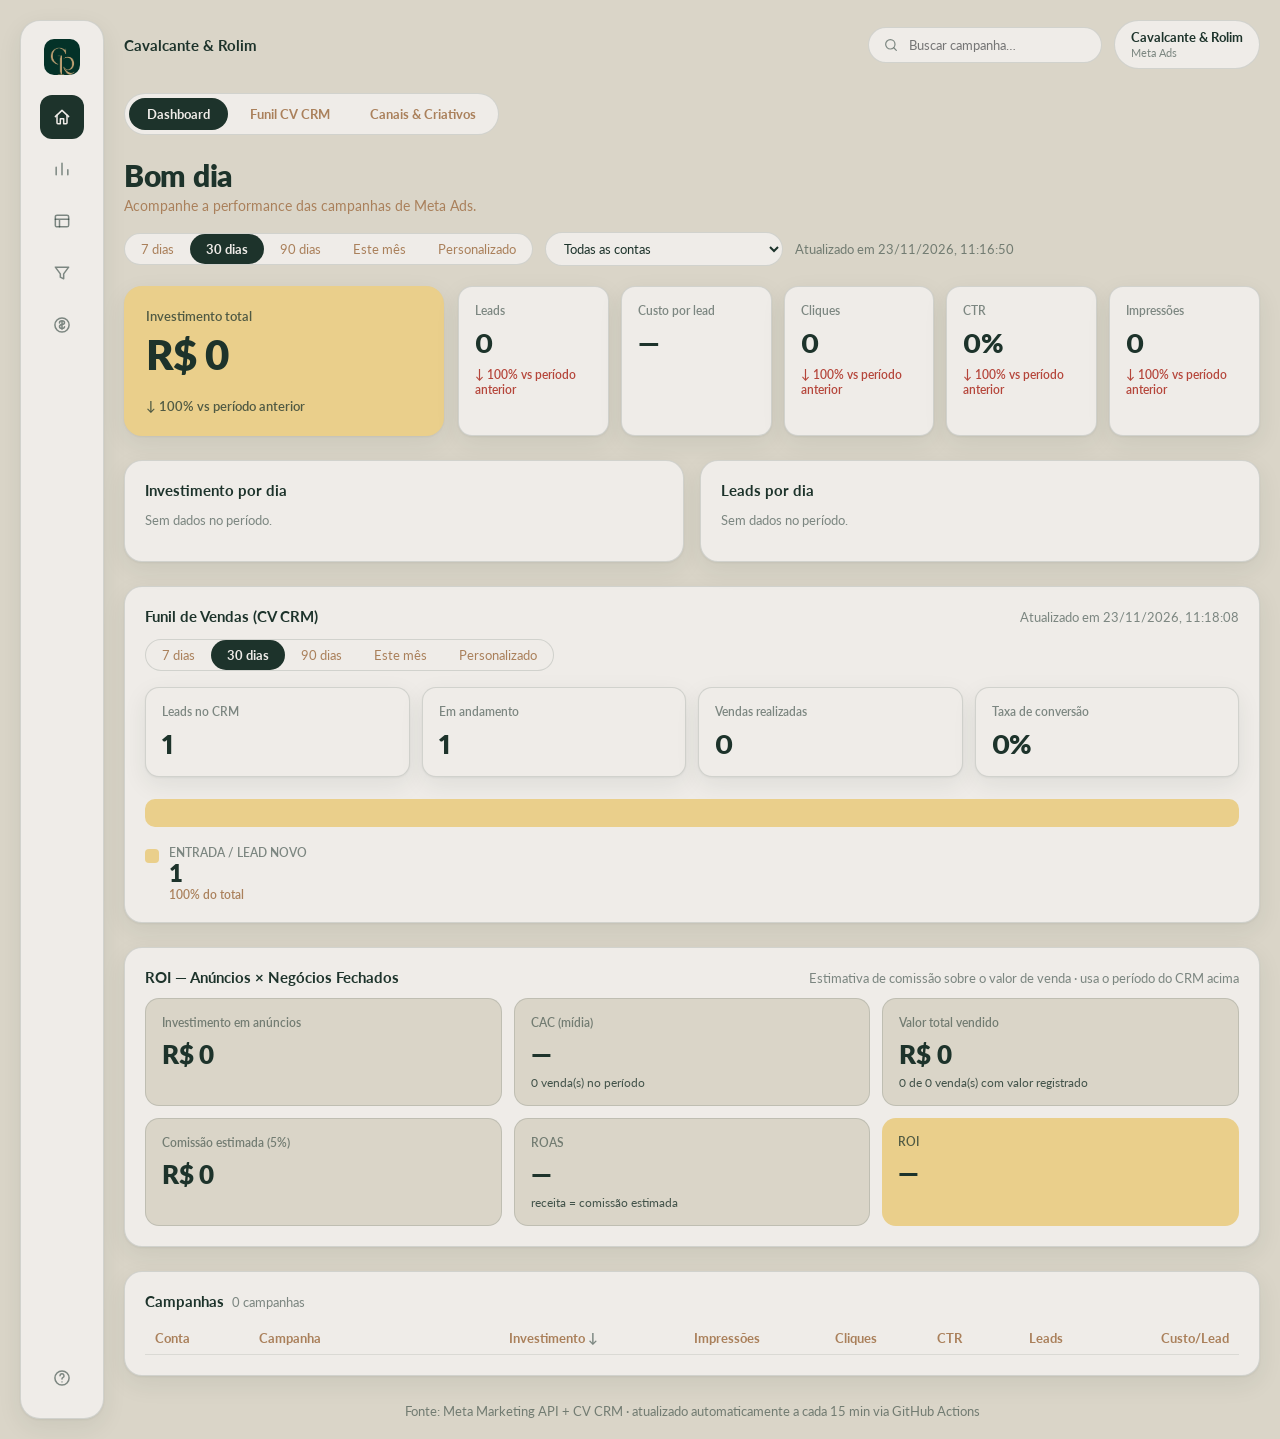
<file: index.html>
<!doctype html>
<html lang="pt-BR">
<head>
<meta charset="utf-8" />
<meta name="viewport" content="width=device-width, initial-scale=1" />
<title>Cavalcante &amp; Rolim — Dashboard de Campanhas</title>
<link rel="preconnect" href="https://fonts.googleapis.com" />
<link rel="preconnect" href="https://fonts.gstatic.com" crossorigin />
<link href="https://fonts.googleapis.com/css2?family=Lato:wght@400;600;700;800&display=swap" rel="stylesheet" />
<link rel="stylesheet" href="style.css" />
</head>
<body>
<div class="viz-root" data-theme="">
<div class="app-shell">

  <aside class="sidebar">
    <img class="sidebar-logo" src="logo.png" alt="Cavalcante &amp; Rolim" />
    <nav class="sidebar-nav" aria-label="Seções">
      <button type="button" data-scroll="#overview" class="active" title="Visão geral">
        <svg viewBox="0 0 24 24" fill="none" stroke="currentColor" stroke-width="1.8"><path d="M4 11.5 12 4l8 7.5" stroke-linecap="round" stroke-linejoin="round"/><path d="M6 10v9a1 1 0 0 0 1 1h3v-6h4v6h3a1 1 0 0 0 1-1v-9" stroke-linecap="round" stroke-linejoin="round"/></svg>
      </button>
      <button type="button" data-scroll="#charts" title="Gráficos">
        <svg viewBox="0 0 24 24" fill="none" stroke="currentColor" stroke-width="1.8"><path d="M5 19V10M12 19V5M19 19v-6" stroke-linecap="round" stroke-linejoin="round"/></svg>
      </button>
      <button type="button" data-scroll="#table" title="Campanhas">
        <svg viewBox="0 0 24 24" fill="none" stroke="currentColor" stroke-width="1.8"><rect x="4" y="5" width="16" height="14" rx="2"/><path d="M4 10h16M9 10v9" stroke-linecap="round"/></svg>
      </button>
      <button type="button" data-scroll="#funnel" title="Funil de vendas">
        <svg viewBox="0 0 24 24" fill="none" stroke="currentColor" stroke-width="1.8"><path d="M4 5h16l-6 8v6l-4-2v-4L4 5Z" stroke-linecap="round" stroke-linejoin="round"/></svg>
      </button>
      <button type="button" data-scroll="#roi" title="ROI">
        <svg viewBox="0 0 24 24" fill="none" stroke="currentColor" stroke-width="1.8"><circle cx="12" cy="12" r="8.5"/><path d="M12 7v10M9 9.5c0-1.4 1.3-2.5 3-2.5s3 1 3 2.3-1.3 1.9-3 2.2-3 .9-3 2.2S10.6 16 12 16s3-.9 3-2" stroke-linecap="round" stroke-linejoin="round"/></svg>
      </button>
    </nav>
    <div class="sidebar-bottom">
      <button type="button" title="Ajuda">
        <svg viewBox="0 0 24 24" fill="none" stroke="currentColor" stroke-width="1.8"><circle cx="12" cy="12" r="8.5"/><path d="M9.6 9.3a2.4 2.4 0 1 1 3.4 2.2c-.8.4-1 .8-1 1.6" stroke-linecap="round"/><circle cx="12" cy="16.6" r=".2" fill="currentColor"/></svg>
      </button>
    </div>
  </aside>

  <div class="main">

    <header class="topbar">
      <div class="topbar-brand">
        <span class="brand-name">Cavalcante &amp; Rolim</span>
      </div>
      <div class="topbar-actions">
        <label class="search-pill">
          <svg viewBox="0 0 24 24" fill="none" stroke="currentColor" stroke-width="1.8"><circle cx="11" cy="11" r="7"/><path d="m20 20-3.5-3.5" stroke-linecap="round"/></svg>
          <span class="visually-hidden">Buscar campanha</span>
          <input type="search" id="campaign-search" placeholder="Buscar campanha…" />
        </label>
        <div class="profile-chip">
          <div class="profile-text">
            <div class="profile-name">Cavalcante &amp; Rolim</div>
            <div class="profile-sub">Meta Ads</div>
          </div>
        </div>
      </div>
    </header>

    <nav class="page-tabs" aria-label="Páginas">
      <a href="index.html" class="page-tab active">Dashboard</a>
      <a href="funil-cv-crm.html" class="page-tab">Funil CV CRM</a>
      <a href="canais-criativos.html" class="page-tab">Canais &amp; Criativos</a>
    </nav>

    <section class="greeting" id="overview">
      <h1 id="greeting-text">Bom dia</h1>
      <p class="subtitle">Acompanhe a performance das campanhas de Meta Ads.</p>
    </section>

    <div class="filters" role="group" aria-label="Filtros">
      <div class="filter-group" id="range-filter" role="group" aria-label="Período">
        <button type="button" data-range="7">7 dias</button>
        <button type="button" data-range="30" class="active">30 dias</button>
        <button type="button" data-range="90">90 dias</button>
        <button type="button" data-range="month">Este mês</button>
        <button type="button" data-range="custom">Personalizado</button>
      </div>
      <div class="custom-range" id="custom-range" hidden>
        <label>De <input type="date" id="date-from" /></label>
        <label>Até <input type="date" id="date-to" /></label>
        <button type="button" id="apply-custom-range">Aplicar</button>
      </div>
      <label class="filter-select">
        <span class="visually-hidden">Conta</span>
        <select id="account-filter">
          <option value="all">Todas as contas</option>
        </select>
      </label>
      <span class="muted" id="updated-at">Carregando…</span>
    </div>

    <section class="kpi-grid" aria-label="Indicadores principais">
      <div class="kpi-hero" id="kpi-hero">
        <!-- hero tile injected here -->
      </div>
      <div class="kpi-secondary" id="kpi-secondary">
        <!-- secondary tiles injected here -->
      </div>
    </section>

    <section class="charts-row" id="charts">
      <div class="chart-card">
        <div class="chart-head">
          <h2>Investimento por dia</h2>
        </div>
        <div class="chart-wrap" id="chart-spend"></div>
      </div>
      <div class="chart-card">
        <div class="chart-head">
          <h2>Leads por dia</h2>
        </div>
        <div class="chart-wrap" id="chart-leads"></div>
      </div>
    </section>

    <section class="funnel-card" id="funnel">
      <div class="chart-head">
        <h2>Funil de Vendas (CV CRM)</h2>
        <span class="muted" id="funnel-updated"></span>
      </div>
      <div class="filters filters-compact" role="group" aria-label="Período do CRM">
        <div class="filter-group" id="crm-range-filter" role="group" aria-label="Período do CRM">
          <button type="button" data-range="7">7 dias</button>
          <button type="button" data-range="30" class="active">30 dias</button>
          <button type="button" data-range="90">90 dias</button>
          <button type="button" data-range="month">Este mês</button>
          <button type="button" data-range="custom">Personalizado</button>
        </div>
        <div class="custom-range" id="crm-custom-range" hidden>
          <label>De <input type="date" id="crm-date-from" /></label>
          <label>Até <input type="date" id="crm-date-to" /></label>
          <button type="button" id="crm-apply-custom-range">Aplicar</button>
        </div>
      </div>
      <div class="kpi-secondary" id="funnel-kpis"></div>
      <div class="funnel-distribution">
        <div class="funnel-seg-bar" id="funnel-seg-bar"></div>
        <div class="funnel-legend" id="funnel-legend"></div>
      </div>
    </section>

    <section class="roi-card" id="roi">
      <div class="chart-head">
        <h2>ROI — Anúncios × Negócios Fechados</h2>
        <span class="muted">Estimativa de comissão sobre o valor de venda · usa o período do CRM acima</span>
      </div>
      <p class="muted" id="roi-caveat" style="margin: 0 0 12px;"></p>
      <div class="roi-grid" id="roi-grid"></div>
    </section>

    <section class="table-card" id="table">
      <div class="table-head">
        <div class="table-head-title">
          <h2>Campanhas</h2>
          <span class="muted" id="table-count"></span>
        </div>
      </div>
      <div class="table-scroll">
        <table id="campaign-table">
          <thead>
            <tr>
              <th data-sort="account">Conta</th>
              <th data-sort="campaign">Campanha</th>
              <th data-sort="spend" class="num sorted-desc">Investimento</th>
              <th data-sort="impressions" class="num">Impressões</th>
              <th data-sort="clicks" class="num">Cliques</th>
              <th data-sort="ctr" class="num">CTR</th>
              <th data-sort="leads" class="num">Leads</th>
              <th data-sort="cost_per_lead" class="num">Custo/Lead</th>
            </tr>
          </thead>
          <tbody id="campaign-tbody"></tbody>
        </table>
      </div>
    </section>

    <footer class="page-footer">
      <span class="muted">Fonte: Meta Marketing API + CV CRM · atualizado automaticamente a cada 15 min via GitHub Actions</span>
    </footer>

  </div>
</div>
</div>
<script src="common.js"></script>
<script src="app.js"></script>
</body>
</html>
</file>
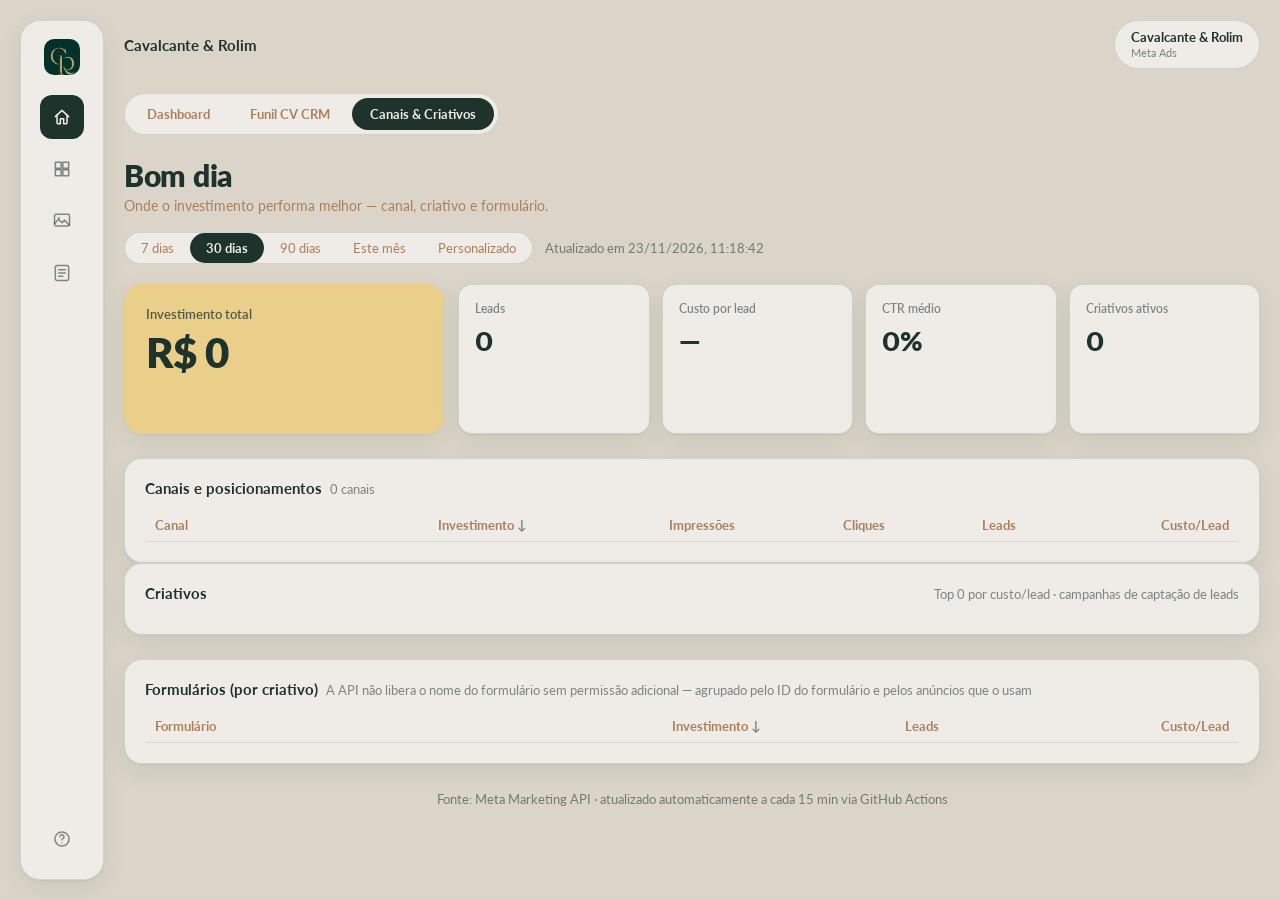
<file: canais-criativos.html>
<!doctype html>
<html lang="pt-BR">
<head>
<meta charset="utf-8" />
<meta name="viewport" content="width=device-width, initial-scale=1" />
<title>Cavalcante &amp; Rolim — Canais &amp; Criativos</title>
<link rel="preconnect" href="https://fonts.googleapis.com" />
<link rel="preconnect" href="https://fonts.gstatic.com" crossorigin />
<link href="https://fonts.googleapis.com/css2?family=Lato:wght@400;600;700;800&display=swap" rel="stylesheet" />
<link rel="stylesheet" href="style.css" />
</head>
<body>
<div class="viz-root" data-theme="">
<div class="app-shell">

  <aside class="sidebar">
    <img class="sidebar-logo" src="logo.png" alt="Cavalcante &amp; Rolim" />
    <nav class="sidebar-nav" aria-label="Seções">
      <button type="button" data-scroll="#overview" class="active" title="Visão geral">
        <svg viewBox="0 0 24 24" fill="none" stroke="currentColor" stroke-width="1.8"><path d="M4 11.5 12 4l8 7.5" stroke-linecap="round" stroke-linejoin="round"/><path d="M6 10v9a1 1 0 0 0 1 1h3v-6h4v6h3a1 1 0 0 0 1-1v-9" stroke-linecap="round" stroke-linejoin="round"/></svg>
      </button>
      <button type="button" data-scroll="#channels" title="Canais">
        <svg viewBox="0 0 24 24" fill="none" stroke="currentColor" stroke-width="1.8"><path d="M4 4h7v7H4zM13 4h7v7h-7zM4 13h7v7H4zM13 13h7v7h-7z" stroke-linejoin="round"/></svg>
      </button>
      <button type="button" data-scroll="#creatives" title="Criativos">
        <svg viewBox="0 0 24 24" fill="none" stroke="currentColor" stroke-width="1.8"><rect x="3" y="4" width="18" height="14" rx="2"/><path d="m3 15 5-5 4 4 3-3 6 6" stroke-linecap="round" stroke-linejoin="round"/><circle cx="8" cy="8.5" r="1.2" fill="currentColor" stroke="none"/></svg>
      </button>
      <button type="button" data-scroll="#forms" title="Formulários">
        <svg viewBox="0 0 24 24" fill="none" stroke="currentColor" stroke-width="1.8"><rect x="4" y="3" width="16" height="18" rx="2"/><path d="M8 8h8M8 12h8M8 16h5" stroke-linecap="round"/></svg>
      </button>
    </nav>
    <div class="sidebar-bottom">
      <button type="button" title="Ajuda">
        <svg viewBox="0 0 24 24" fill="none" stroke="currentColor" stroke-width="1.8"><circle cx="12" cy="12" r="8.5"/><path d="M9.6 9.3a2.4 2.4 0 1 1 3.4 2.2c-.8.4-1 .8-1 1.6" stroke-linecap="round"/><circle cx="12" cy="16.6" r=".2" fill="currentColor"/></svg>
      </button>
    </div>
  </aside>

  <div class="main">

    <header class="topbar">
      <div class="topbar-brand">
        <span class="brand-name">Cavalcante &amp; Rolim</span>
      </div>
      <div class="topbar-actions">
        <div class="profile-chip">
          <div class="profile-text">
            <div class="profile-name">Cavalcante &amp; Rolim</div>
            <div class="profile-sub">Meta Ads</div>
          </div>
        </div>
      </div>
    </header>

    <nav class="page-tabs" aria-label="Páginas">
      <a href="index.html" class="page-tab">Dashboard</a>
      <a href="funil-cv-crm.html" class="page-tab">Funil CV CRM</a>
      <a href="canais-criativos.html" class="page-tab active">Canais &amp; Criativos</a>
    </nav>

    <section class="greeting" id="overview">
      <h1 id="greeting-text">Bom dia</h1>
      <p class="subtitle">Onde o investimento performa melhor — canal, criativo e formulário.</p>
    </section>

    <div class="filters" role="group" aria-label="Filtros">
      <div class="filter-group" id="range-filter" role="group" aria-label="Período">
        <button type="button" data-range="7">7 dias</button>
        <button type="button" data-range="30" class="active">30 dias</button>
        <button type="button" data-range="90">90 dias</button>
        <button type="button" data-range="month">Este mês</button>
        <button type="button" data-range="custom">Personalizado</button>
      </div>
      <div class="custom-range" id="custom-range" hidden>
        <label>De <input type="date" id="date-from" /></label>
        <label>Até <input type="date" id="date-to" /></label>
        <button type="button" id="apply-custom-range">Aplicar</button>
      </div>
      <span class="muted" id="updated-at">Carregando…</span>
    </div>

    <section class="kpi-grid" aria-label="Indicadores principais">
      <div class="kpi-hero" id="kpi-hero"></div>
      <div class="kpi-secondary" id="kpi-secondary"></div>
    </section>

    <section class="table-card" id="channels">
      <div class="table-head">
        <div class="table-head-title">
          <h2>Canais e posicionamentos</h2>
          <span class="muted" id="channel-count"></span>
        </div>
      </div>
      <div class="table-scroll">
        <table id="channel-table">
          <thead>
            <tr>
              <th data-sort="label">Canal</th>
              <th data-sort="spend" class="num sorted-desc">Investimento</th>
              <th data-sort="impressions" class="num">Impressões</th>
              <th data-sort="clicks" class="num">Cliques</th>
              <th data-sort="leads" class="num">Leads</th>
              <th data-sort="cost_per_lead" class="num">Custo/Lead</th>
            </tr>
          </thead>
          <tbody id="channel-tbody"></tbody>
        </table>
      </div>
    </section>

    <section class="funnel-card" id="creatives">
      <div class="chart-head">
        <h2>Criativos</h2>
        <span class="muted" id="creative-count"></span>
      </div>
      <div class="creative-grid" id="creative-grid"></div>
    </section>

    <section class="table-card" id="forms">
      <div class="table-head">
        <div class="table-head-title">
          <h2>Formulários (por criativo)</h2>
          <span class="muted">A API não libera o nome do formulário sem permissão adicional — agrupado pelo ID do formulário e pelos anúncios que o usam</span>
        </div>
      </div>
      <div class="table-scroll">
        <table id="form-table">
          <thead>
            <tr>
              <th>Formulário</th>
              <th data-sort="spend" class="num sorted-desc">Investimento</th>
              <th data-sort="leads" class="num">Leads</th>
              <th data-sort="cost_per_lead" class="num">Custo/Lead</th>
            </tr>
          </thead>
          <tbody id="form-tbody"></tbody>
        </table>
      </div>
    </section>

    <footer class="page-footer">
      <span class="muted">Fonte: Meta Marketing API · atualizado automaticamente a cada 15 min via GitHub Actions</span>
    </footer>

  </div>
</div>
</div>
<script src="common.js"></script>
<script src="canais.js"></script>
</body>
</html>
</file>
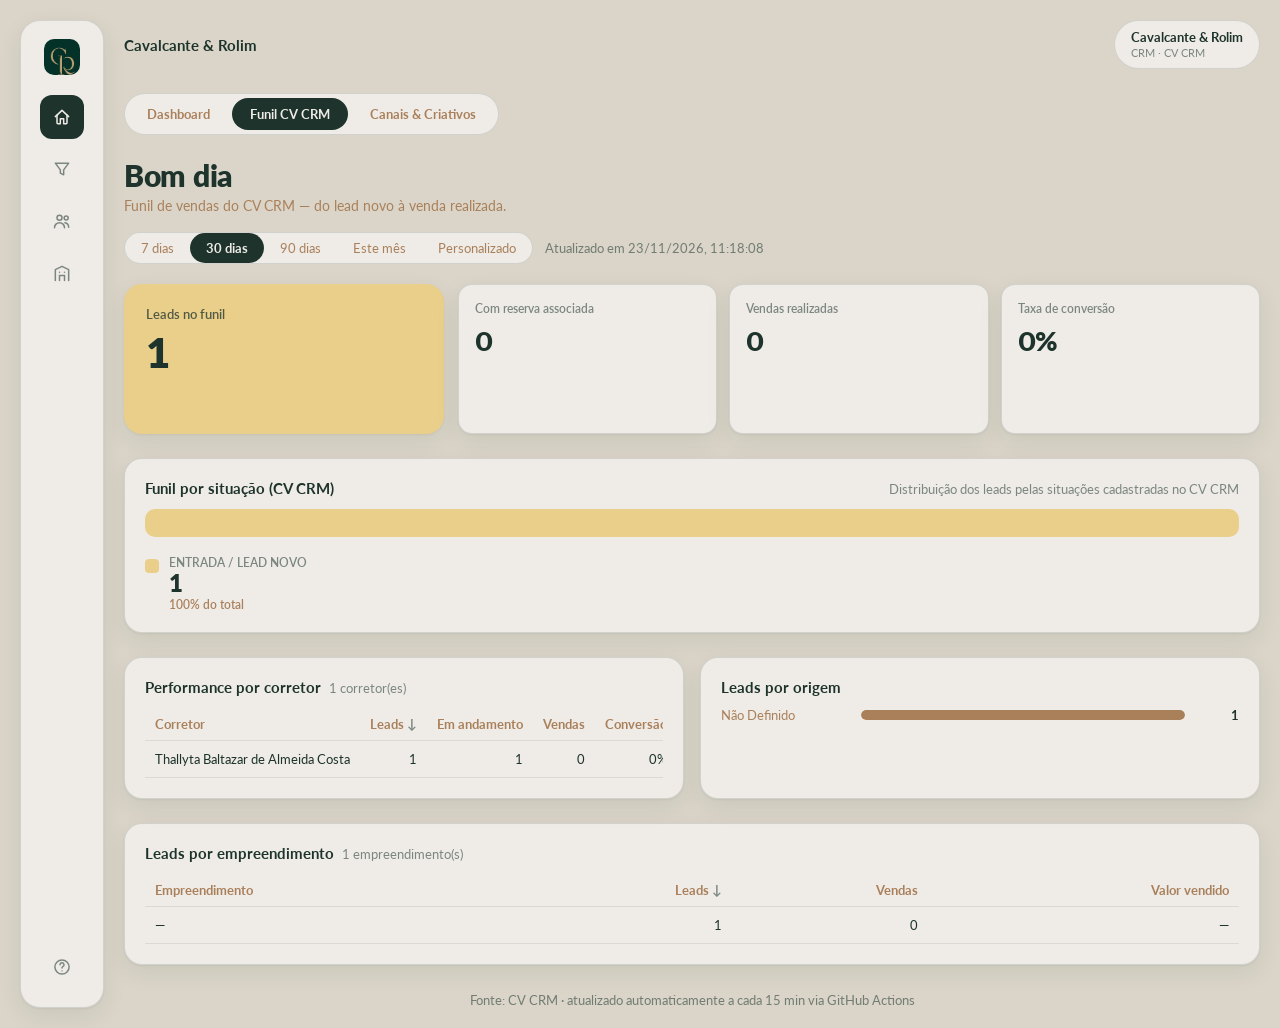
<file: funil-cv-crm.html>
<!doctype html>
<html lang="pt-BR">
<head>
<meta charset="utf-8" />
<meta name="viewport" content="width=device-width, initial-scale=1" />
<title>Cavalcante &amp; Rolim — Funil CV CRM</title>
<link rel="preconnect" href="https://fonts.googleapis.com" />
<link rel="preconnect" href="https://fonts.gstatic.com" crossorigin />
<link href="https://fonts.googleapis.com/css2?family=Lato:wght@400;600;700;800&display=swap" rel="stylesheet" />
<link rel="stylesheet" href="style.css" />
</head>
<body>
<div class="viz-root" data-theme="">
<div class="app-shell">

  <aside class="sidebar">
    <img class="sidebar-logo" src="logo.png" alt="Cavalcante &amp; Rolim" />
    <nav class="sidebar-nav" aria-label="Seções">
      <button type="button" data-scroll="#overview" class="active" title="Visão geral">
        <svg viewBox="0 0 24 24" fill="none" stroke="currentColor" stroke-width="1.8"><path d="M4 11.5 12 4l8 7.5" stroke-linecap="round" stroke-linejoin="round"/><path d="M6 10v9a1 1 0 0 0 1 1h3v-6h4v6h3a1 1 0 0 0 1-1v-9" stroke-linecap="round" stroke-linejoin="round"/></svg>
      </button>
      <button type="button" data-scroll="#funnel-stage" title="Funil">
        <svg viewBox="0 0 24 24" fill="none" stroke="currentColor" stroke-width="1.8"><path d="M4 5h16l-6 8v6l-4-2v-4L4 5Z" stroke-linecap="round" stroke-linejoin="round"/></svg>
      </button>
      <button type="button" data-scroll="#team" title="Equipe">
        <svg viewBox="0 0 24 24" fill="none" stroke="currentColor" stroke-width="1.8"><circle cx="9" cy="8" r="3"/><path d="M3 20c0-3.3 2.7-6 6-6s6 2.7 6 6" stroke-linecap="round"/><circle cx="17" cy="8.5" r="2.4"/><path d="M15.5 14.2c2.5.4 4.5 2.6 4.5 5.3" stroke-linecap="round"/></svg>
      </button>
      <button type="button" data-scroll="#products" title="Empreendimentos">
        <svg viewBox="0 0 24 24" fill="none" stroke="currentColor" stroke-width="1.8"><path d="M4 21V8l8-4 8 4v13" stroke-linecap="round" stroke-linejoin="round"/><path d="M9 21v-6h6v6M9 11h.01M15 11h.01M9 15h.01M15 15h.01" stroke-linecap="round"/></svg>
      </button>
    </nav>
    <div class="sidebar-bottom">
      <button type="button" title="Ajuda">
        <svg viewBox="0 0 24 24" fill="none" stroke="currentColor" stroke-width="1.8"><circle cx="12" cy="12" r="8.5"/><path d="M9.6 9.3a2.4 2.4 0 1 1 3.4 2.2c-.8.4-1 .8-1 1.6" stroke-linecap="round"/><circle cx="12" cy="16.6" r=".2" fill="currentColor"/></svg>
      </button>
    </div>
  </aside>

  <div class="main">

    <header class="topbar">
      <div class="topbar-brand">
        <span class="brand-name">Cavalcante &amp; Rolim</span>
      </div>
      <div class="topbar-actions">
        <div class="profile-chip">
          <div class="profile-text">
            <div class="profile-name">Cavalcante &amp; Rolim</div>
            <div class="profile-sub">CRM · CV CRM</div>
          </div>
        </div>
      </div>
    </header>

    <nav class="page-tabs" aria-label="Páginas">
      <a href="index.html" class="page-tab">Dashboard</a>
      <a href="funil-cv-crm.html" class="page-tab active">Funil CV CRM</a>
      <a href="canais-criativos.html" class="page-tab">Canais &amp; Criativos</a>
    </nav>

    <section class="greeting" id="overview">
      <h1 id="greeting-text">Bom dia</h1>
      <p class="subtitle">Funil de vendas do CV CRM — do lead novo à venda realizada.</p>
    </section>

    <div class="filters" role="group" aria-label="Filtros">
      <div class="filter-group" id="range-filter" role="group" aria-label="Período">
        <button type="button" data-range="7">7 dias</button>
        <button type="button" data-range="30" class="active">30 dias</button>
        <button type="button" data-range="90">90 dias</button>
        <button type="button" data-range="month">Este mês</button>
        <button type="button" data-range="custom">Personalizado</button>
      </div>
      <div class="custom-range" id="custom-range" hidden>
        <label>De <input type="date" id="date-from" /></label>
        <label>Até <input type="date" id="date-to" /></label>
        <button type="button" id="apply-custom-range">Aplicar</button>
      </div>
      <span class="muted" id="updated-at">Carregando…</span>
    </div>

    <section class="kpi-grid" aria-label="Indicadores principais">
      <div class="kpi-hero" id="kpi-hero"></div>
      <div class="kpi-secondary" id="kpi-secondary"></div>
    </section>

    <section class="funnel-card" id="funnel-stage">
      <div class="chart-head">
        <h2>Funil por situação (CV CRM)</h2>
        <span class="muted">Distribuição dos leads pelas situações cadastradas no CV CRM</span>
      </div>
      <div class="funnel-distribution">
        <div class="funnel-seg-bar" id="stage-seg-bar"></div>
        <div class="funnel-legend" id="stage-legend"></div>
      </div>
    </section>

    <div class="charts-row" id="team">
      <section class="table-card">
        <div class="table-head">
          <div class="table-head-title">
            <h2>Performance por corretor</h2>
            <span class="muted" id="seller-count"></span>
          </div>
        </div>
        <div class="table-scroll">
          <table id="seller-table">
            <thead>
              <tr>
                <th data-sort="seller">Corretor</th>
                <th data-sort="total" class="num sorted-desc">Leads</th>
                <th data-sort="open" class="num">Em andamento</th>
                <th data-sort="won" class="num">Vendas</th>
                <th data-sort="conversion" class="num">Conversão</th>
              </tr>
            </thead>
            <tbody id="seller-tbody"></tbody>
          </table>
        </div>
      </section>

      <section class="chart-card">
        <div class="chart-head">
          <h2>Leads por origem</h2>
        </div>
        <div id="source-bars" class="rank-list"></div>
      </section>
    </div>

    <section class="table-card" id="products">
      <div class="table-head">
        <div class="table-head-title">
          <h2>Leads por empreendimento</h2>
          <span class="muted" id="product-count"></span>
        </div>
      </div>
      <div class="table-scroll">
        <table id="product-table">
          <thead>
            <tr>
              <th data-sort="product">Empreendimento</th>
              <th data-sort="total" class="num sorted-desc">Leads</th>
              <th data-sort="won" class="num">Vendas</th>
              <th data-sort="sold" class="num">Valor vendido</th>
            </tr>
          </thead>
          <tbody id="product-tbody"></tbody>
        </table>
      </div>
    </section>

    <footer class="page-footer">
      <span class="muted">Fonte: CV CRM · atualizado automaticamente a cada 15 min via GitHub Actions</span>
    </footer>

  </div>
</div>
</div>
<script src="common.js"></script>
<script src="funil.js"></script>
</body>
</html>
</file>
<file: style.css>
:root {
  color-scheme: light;
}

.viz-root {
  /* Cavalcante & Rolim institutional palette: #1D332B (verde escuro),
     #EFECE8 (creme), #DAD5C8 (bege), #AA805B (marrom), #EACF8B (dourado).
     Tints/shades below are derived from these five for gradients, chart
     series and status colors that the base palette doesn't cover directly. */
  --surface-1:       #EFECE8; /* creme — superfície dos cards */
  --page-plane:       #DAD5C8; /* bege — fundo da página */
  --text-primary:     #1D332B; /* verde escuro — texto principal */
  --text-secondary:   #AA805B; /* marrom — texto secundário */
  --text-muted:       rgba(29,51,43,0.55);
  --gridline:         rgba(29,51,43,0.10);
  --baseline:         rgba(29,51,43,0.22);
  --border:           rgba(29,51,43,0.14);
  --accent:           #EACF8B; /* dourado */
  --accent-ink:       #1D332B; /* verde escuro sobre o dourado */
  --series-spend:     #AA805B; /* marrom */
  --series-leads:     #1D332B; /* verde escuro */
  --status-good:      #3F7A55;
  --status-critical:  #B5453A;
  --funnel-1: #EACF8B;
  --funnel-2: #CAA773;
  --funnel-3: #AA805B;
  --funnel-4: #63593F;
  --shadow: 0 1px 2px rgba(29,51,43,0.06), 0 8px 24px rgba(29,51,43,0.08);
}

@media (prefers-color-scheme: dark) {
  :root:where(:not([data-theme="light"])) .viz-root {
    color-scheme: dark;
    --surface-1:       #1D332B; /* verde escuro — superfície dos cards */
    --page-plane:       #152420; /* verde ainda mais escuro — fundo da página */
    --text-primary:     #EFECE8; /* creme — texto principal */
    --text-secondary:   #DAD5C8; /* bege — texto secundário */
    --text-muted:       rgba(239,236,232,0.6);
    --gridline:         rgba(239,236,232,0.12);
    --baseline:         rgba(239,236,232,0.28);
    --border:           rgba(239,236,232,0.14);
    --accent:           #EACF8B;
    --accent-ink:       #1D332B;
    --series-spend:     #EACF8B;
    --series-leads:     #EFECE8;
    --status-good:      #5FAE7D;
    --status-critical:  #D97267;
    --funnel-1: #5E4632;
    --funnel-2: #806044;
    --funnel-3: #AA805B;
    --funnel-4: #EACF8B;
    --shadow: 0 1px 2px rgba(0,0,0,0.3), 0 8px 24px rgba(0,0,0,0.35);
  }
}
:root[data-theme="dark"] .viz-root {
  color-scheme: dark;
  --surface-1:       #1D332B;
  --page-plane:       #152420;
  --text-primary:     #EFECE8;
  --text-secondary:   #DAD5C8;
  --text-muted:       rgba(239,236,232,0.6);
  --gridline:         rgba(239,236,232,0.12);
  --baseline:         rgba(239,236,232,0.28);
  --border:           rgba(239,236,232,0.14);
  --accent:           #EACF8B;
  --accent-ink:       #1D332B;
  --series-spend:     #EACF8B;
  --series-leads:     #EFECE8;
  --status-good:      #5FAE7D;
  --status-critical:  #D97267;
  --funnel-1: #5E4632;
  --funnel-2: #806044;
  --funnel-3: #AA805B;
  --funnel-4: #EACF8B;
  --shadow: 0 1px 2px rgba(0,0,0,0.3), 0 8px 24px rgba(0,0,0,0.35);
}

* { box-sizing: border-box; }

/* An author rule that sets `display` on an element always beats the UA's
   `[hidden] { display: none }`, regardless of specificity — so anything
   toggled via the `hidden` property (e.g. .custom-range) needs this to
   actually disappear. */
[hidden] { display: none !important; }

body {
  margin: 0;
  font-family: "Lato", system-ui, -apple-system, "Segoe UI", sans-serif;
}

/* --page-plane etc. are scoped to .viz-root, so the background must be
   painted there too — body sits outside that scope and can't read them. */
.viz-root {
  background: var(--page-plane);
  color: var(--text-primary);
  min-height: 100vh;
}

.visually-hidden {
  position: absolute;
  width: 1px; height: 1px;
  overflow: hidden;
  clip: rect(0 0 0 0);
}

.muted { color: var(--text-muted); font-size: 13px; }

/* Shell */
.app-shell {
  display: grid;
  grid-template-columns: 84px 1fr;
  max-width: 1320px;
  margin: 0 auto;
  min-height: 100vh;
  gap: 20px;
  padding: 20px;
}
@media (max-width: 720px) {
  .app-shell { grid-template-columns: 1fr; padding: 12px; }
  .app-shell .sidebar { display: none; }
}

/* Sidebar */
.sidebar {
  background: var(--surface-1);
  border: 1px solid var(--border);
  border-radius: 20px;
  box-shadow: var(--shadow);
  display: flex;
  flex-direction: column;
  align-items: center;
  padding: 18px 0;
  gap: 20px;
}
.sidebar-logo {
  width: 36px; height: 36px;
  border-radius: 10px;
  display: block;
  object-fit: cover;
}
.sidebar-nav {
  display: flex;
  flex-direction: column;
  gap: 8px;
  flex: 1;
}
.sidebar-nav button, .sidebar-bottom button {
  width: 44px; height: 44px;
  border-radius: 12px;
  border: none;
  background: transparent;
  color: var(--text-muted);
  display: flex; align-items: center; justify-content: center;
  cursor: pointer;
}
.sidebar-nav button svg, .sidebar-bottom button svg {
  width: 20px; height: 20px;
}
.sidebar-nav button:hover, .sidebar-bottom button:hover {
  background: var(--page-plane);
  color: var(--text-primary);
}
.sidebar-nav button.active {
  background: var(--text-primary);
  color: var(--surface-1);
}

/* Main column */
.main { min-width: 0; }

/* Topbar */
.topbar {
  display: flex;
  justify-content: space-between;
  align-items: center;
  gap: 16px;
  flex-wrap: wrap;
  margin-bottom: 24px;
}
.topbar-brand {
  display: flex;
  align-items: center;
  gap: 10px;
}
.brand-name { font-weight: 700; font-size: 15px; }

.topbar-actions {
  display: flex;
  align-items: center;
  gap: 12px;
  flex-wrap: wrap;
  justify-content: flex-end;
}
@media (max-width: 480px) {
  .search-pill input { width: 120px; }
  .profile-text { display: none; }
}
.search-pill {
  display: flex;
  align-items: center;
  gap: 8px;
  background: var(--surface-1);
  border: 1px solid var(--border);
  border-radius: 999px;
  padding: 8px 14px;
  color: var(--text-muted);
}
.search-pill svg { width: 16px; height: 16px; flex-shrink: 0; }
.search-pill input {
  border: none;
  outline: none;
  background: transparent;
  font: inherit;
  font-size: 13px;
  color: var(--text-primary);
  width: 180px;
}
.profile-chip {
  display: flex;
  align-items: center;
  gap: 10px;
  background: var(--surface-1);
  border: 1px solid var(--border);
  border-radius: 999px;
  padding: 8px 16px;
}
.profile-name { font-size: 13px; font-weight: 700; line-height: 1.3; }
.profile-sub { font-size: 11px; color: var(--text-muted); line-height: 1.3; }

/* Page tabs (Dashboard | Funil | Canais) */
.page-tabs {
  display: inline-flex;
  gap: 4px;
  background: var(--surface-1);
  border: 1px solid var(--border);
  border-radius: 999px;
  padding: 4px;
  margin-bottom: 22px;
}
.page-tab {
  padding: 8px 18px;
  border-radius: 999px;
  font-size: 13px;
  font-weight: 700;
  color: var(--text-secondary);
  text-decoration: none;
}
.page-tab:hover { color: var(--text-primary); }
.page-tab.active {
  background: var(--text-primary);
  color: var(--surface-1);
}

/* Greeting */
.greeting { margin-bottom: 18px; }
.greeting h1 { font-size: 30px; font-weight: 800; margin: 0 0 4px; letter-spacing: -0.01em; }
.greeting .subtitle { margin: 0; color: var(--text-secondary); font-size: 14px; }

/* Filters */
.filters {
  display: flex;
  gap: 12px;
  align-items: center;
  margin-bottom: 20px;
  flex-wrap: wrap;
}
.filters-compact { margin: 14px 0; }
.filter-group {
  display: inline-flex;
  border: 1px solid var(--border);
  border-radius: 999px;
  overflow: hidden;
  background: var(--surface-1);
}
.filter-group button {
  border: none;
  background: transparent;
  color: var(--text-secondary);
  font: inherit;
  font-size: 13px;
  padding: 7px 16px;
  cursor: pointer;
}
.filter-group button.active {
  background: var(--text-primary);
  color: var(--surface-1);
  font-weight: 700;
  border-radius: 999px;
}
.custom-range {
  display: flex;
  align-items: center;
  gap: 10px;
  background: var(--surface-1);
  border: 1px solid var(--border);
  border-radius: 999px;
  padding: 6px 14px;
  font-size: 13px;
  color: var(--text-secondary);
}
.custom-range label {
  display: inline-flex;
  align-items: center;
  gap: 6px;
}
.custom-range input[type="date"] {
  font: inherit;
  font-size: 13px;
  color: var(--text-primary);
  background: transparent;
  border: none;
  outline: none;
  max-width: 130px;
}
@media (max-width: 520px) {
  .custom-range { flex-wrap: wrap; border-radius: 16px; }
  .custom-range input[type="date"] { max-width: 110px; }
}
.custom-range button {
  border: none;
  background: var(--accent);
  color: var(--accent-ink);
  font: inherit;
  font-size: 12px;
  font-weight: 700;
  padding: 5px 12px;
  border-radius: 999px;
  cursor: pointer;
}
.filter-select select {
  font: inherit;
  font-size: 13px;
  padding: 7px 14px;
  border-radius: 999px;
  border: 1px solid var(--border);
  background: var(--surface-1);
  color: var(--text-primary);
}

/* KPI grid */
.kpi-grid {
  display: grid;
  grid-template-columns: minmax(240px, 320px) 1fr;
  gap: 14px;
  margin-bottom: 24px;
}
@media (max-width: 860px) {
  .kpi-grid { grid-template-columns: 1fr; }
}

.kpi-hero {
  background: var(--accent);
  color: var(--accent-ink);
  border-radius: 18px;
  padding: 22px;
  display: flex;
  flex-direction: column;
  justify-content: space-between;
  box-shadow: var(--shadow);
  min-height: 150px;
}
.kpi-hero .label {
  font-size: 13px;
  font-weight: 600;
  opacity: 0.75;
}
.kpi-hero .value {
  font-size: 42px;
  font-weight: 800;
  margin-top: 8px;
  letter-spacing: -0.02em;
  line-height: 1.05;
}
.kpi-hero .trend {
  margin-top: 12px;
  font-size: 13px;
  font-weight: 600;
}
.kpi-hero .trend.up, .kpi-hero .trend.down {
  color: var(--accent-ink);
  opacity: 0.75;
}

.kpi-secondary {
  display: grid;
  grid-template-columns: repeat(auto-fit, minmax(140px, 1fr));
  gap: 12px;
}
.stat-tile {
  background: var(--surface-1);
  border: 1px solid var(--border);
  border-radius: 14px;
  padding: 16px;
  box-shadow: var(--shadow);
}
.stat-tile .label {
  font-size: 12px;
  font-weight: 600;
  color: var(--text-muted);
  margin-bottom: 8px;
}
.stat-tile .value {
  font-size: 27px;
  font-weight: 800;
  letter-spacing: -0.01em;
  font-variant-numeric: proportional-nums;
}
.stat-tile .trend {
  margin-top: 8px;
  font-size: 12px;
  font-weight: 600;
}
.trend.up { color: var(--status-good); }
.trend.down { color: var(--status-critical); }

/* Charts */
.charts-row {
  display: grid;
  grid-template-columns: 1fr 1fr;
  gap: 16px;
  margin-bottom: 24px;
}
.charts-row > * { min-width: 0; }
@media (max-width: 720px) {
  .charts-row { grid-template-columns: 1fr; }
}
.chart-card, .table-card, .funnel-card, .roi-card {
  background: var(--surface-1);
  border: 1px solid var(--border);
  border-radius: 18px;
  padding: 20px;
  box-shadow: var(--shadow);
}
.funnel-card, .roi-card { margin-bottom: 24px; }
.funnel-card .kpi-secondary { margin: 16px 0 22px; }

.chart-head {
  display: flex;
  justify-content: space-between;
  align-items: baseline;
  margin-bottom: 12px;
}
.chart-head h2 {
  font-size: 15px;
  font-weight: 700;
  margin: 0;
  color: var(--text-primary);
}
.chart-wrap { position: relative; }
.chart-wrap svg { display: block; width: 100%; height: auto; overflow: visible; }

.chart-bar { rx: 4; }
.chart-axis-label { font-size: 10px; fill: var(--text-muted); }
.chart-grid { stroke: var(--gridline); stroke-width: 1px; }
.chart-baseline { stroke: var(--baseline); stroke-width: 1px; }

.chart-tooltip {
  position: absolute;
  pointer-events: none;
  background: var(--surface-1);
  border: 1px solid var(--border);
  border-radius: 8px;
  padding: 6px 10px;
  font-size: 12px;
  box-shadow: var(--shadow);
  white-space: nowrap;
  transform: translate(-50%, -110%);
  opacity: 0;
  transition: opacity 0.1s;
}
.chart-tooltip.visible { opacity: 1; }
.chart-tooltip .t-date { color: var(--text-muted); margin-bottom: 2px; }
.chart-tooltip .t-value { font-weight: 700; }

/* Funnel: segmented distribution bar + legend */
.funnel-distribution { margin-top: 6px; }
.funnel-seg-bar {
  display: flex;
  width: 100%;
  height: 28px;
  border-radius: 10px;
  overflow: hidden;
  background: var(--page-plane);
  gap: 2px;
}
.funnel-seg {
  height: 100%;
  min-width: 6px;
}
.funnel-legend {
  display: grid;
  grid-template-columns: repeat(auto-fit, minmax(160px, 1fr));
  gap: 14px;
  margin-top: 18px;
}
.funnel-legend-item {
  display: flex;
  align-items: flex-start;
  gap: 10px;
}
.funnel-swatch {
  width: 14px; height: 14px;
  border-radius: 4px;
  margin-top: 4px;
  flex-shrink: 0;
}
.funnel-legend-text .funnel-legend-label {
  font-size: 12px;
  font-weight: 600;
  color: var(--text-muted);
}
.funnel-legend-text .funnel-legend-value {
  font-size: 24px;
  font-weight: 800;
  letter-spacing: -0.01em;
  line-height: 1.1;
}
.funnel-legend-text .funnel-legend-pct {
  font-size: 12px;
  color: var(--text-secondary);
  font-weight: 600;
}
.funnel-footnote {
  margin: 14px 0 0;
  font-size: 12.5px;
  color: var(--text-muted);
}

/* Ranked bar list (leads por origem, etc.) */
.rank-list { display: flex; flex-direction: column; gap: 12px; }
.rank-row { display: flex; align-items: center; gap: 10px; }
.rank-label {
  width: 130px;
  flex-shrink: 0;
  font-size: 12.5px;
  color: var(--text-secondary);
  white-space: nowrap;
  overflow: hidden;
  text-overflow: ellipsis;
}
.rank-track {
  flex: 1;
  height: 10px;
  background: var(--page-plane);
  border-radius: 999px;
  overflow: hidden;
}
.rank-fill { height: 100%; border-radius: 999px; background: var(--series-spend); }
.rank-value {
  width: 44px;
  flex-shrink: 0;
  text-align: right;
  font-size: 12.5px;
  font-weight: 700;
  font-variant-numeric: tabular-nums;
}

/* ROI section — fixed 3-column grid (3 tiles per row) instead of auto-fit,
   so the 6 tiles always land as two clean rows of 3 instead of reflowing
   into an uneven 4+2 or 5+1 split at in-between widths. */
.roi-grid {
  display: grid;
  grid-template-columns: repeat(3, 1fr);
  gap: 12px;
  margin-top: 4px;
}
@media (max-width: 720px) {
  .roi-grid { grid-template-columns: repeat(2, 1fr); }
}
@media (max-width: 480px) {
  .roi-grid { grid-template-columns: 1fr; }
}
.roi-tile {
  border-radius: 14px;
  padding: 16px;
  border: 1px solid var(--border);
}
.roi-tile.roi-highlight {
  background: var(--accent);
  color: var(--accent-ink);
  border: none;
}
.roi-tile:not(.roi-highlight) { background: var(--page-plane); }
.roi-tile .label {
  font-size: 12px;
  font-weight: 600;
  opacity: 0.75;
  margin-bottom: 8px;
}
.roi-tile:not(.roi-highlight) .label { color: var(--text-muted); opacity: 1; }
.roi-tile .value {
  font-size: 26px;
  font-weight: 800;
  letter-spacing: -0.01em;
}
.roi-tile .roi-sub {
  margin-top: 6px;
  font-size: 11.5px;
  opacity: 0.8;
}

/* Creative grid (Canais & Criativos) */
.creative-grid {
  display: grid;
  grid-template-columns: repeat(auto-fill, minmax(220px, 1fr));
  gap: 14px;
  margin-top: 4px;
}
.creative-card {
  border: 1px solid var(--border);
  border-radius: 14px;
  overflow: hidden;
  background: var(--page-plane);
}
.creative-thumb {
  width: 100%;
  aspect-ratio: 1 / 1;
  object-fit: cover;
  display: block;
  background: var(--gridline);
}
.creative-thumb-placeholder {
  width: 100%;
  aspect-ratio: 1 / 1;
  display: flex;
  align-items: center;
  justify-content: center;
  background: var(--gridline);
  color: var(--text-muted);
}
.creative-thumb-placeholder svg { width: 32px; height: 32px; }
.creative-body { padding: 12px 14px; }
.creative-name {
  font-size: 12.5px;
  font-weight: 700;
  line-height: 1.3;
  margin-bottom: 2px;
  white-space: nowrap;
  overflow: hidden;
  text-overflow: ellipsis;
}
.creative-campaign {
  font-size: 11px;
  color: var(--text-muted);
  white-space: nowrap;
  overflow: hidden;
  text-overflow: ellipsis;
  margin-bottom: 8px;
}
.creative-stats {
  display: flex;
  justify-content: space-between;
  font-size: 12px;
  font-variant-numeric: tabular-nums;
}
.creative-stats .stat-value { font-weight: 800; }
.creative-stats .stat-label { color: var(--text-muted); font-size: 10.5px; display: block; }

/* Table */
.table-head {
  display: flex;
  justify-content: space-between;
  align-items: baseline;
  margin-bottom: 12px;
}
.table-head-title { display: flex; align-items: baseline; gap: 8px; }
.table-head h2 { font-size: 15px; font-weight: 700; margin: 0; }
.table-scroll { overflow-x: auto; }
table {
  width: 100%;
  border-collapse: collapse;
  font-size: 13px;
}
thead th {
  text-align: left;
  font-weight: 700;
  color: var(--text-secondary);
  border-bottom: 1px solid var(--gridline);
  padding: 8px 10px;
  cursor: pointer;
  white-space: nowrap;
}
thead th.num { text-align: right; }
thead th.sorted-desc::after { content: " ↓"; color: var(--text-muted); }
thead th.sorted-asc::after { content: " ↑"; color: var(--text-muted); }
tbody td {
  padding: 10px;
  border-bottom: 1px solid var(--gridline);
  font-variant-numeric: tabular-nums;
  white-space: nowrap;
}
tbody td.num { text-align: right; }
tbody tr:hover { background: var(--page-plane); }
.account-badge {
  display: inline-block;
  padding: 3px 10px;
  border-radius: 999px;
  border: 1px solid var(--border);
  font-size: 11px;
  color: var(--text-secondary);
}

.page-footer {
  margin-top: 24px;
  text-align: center;
}
</file>
